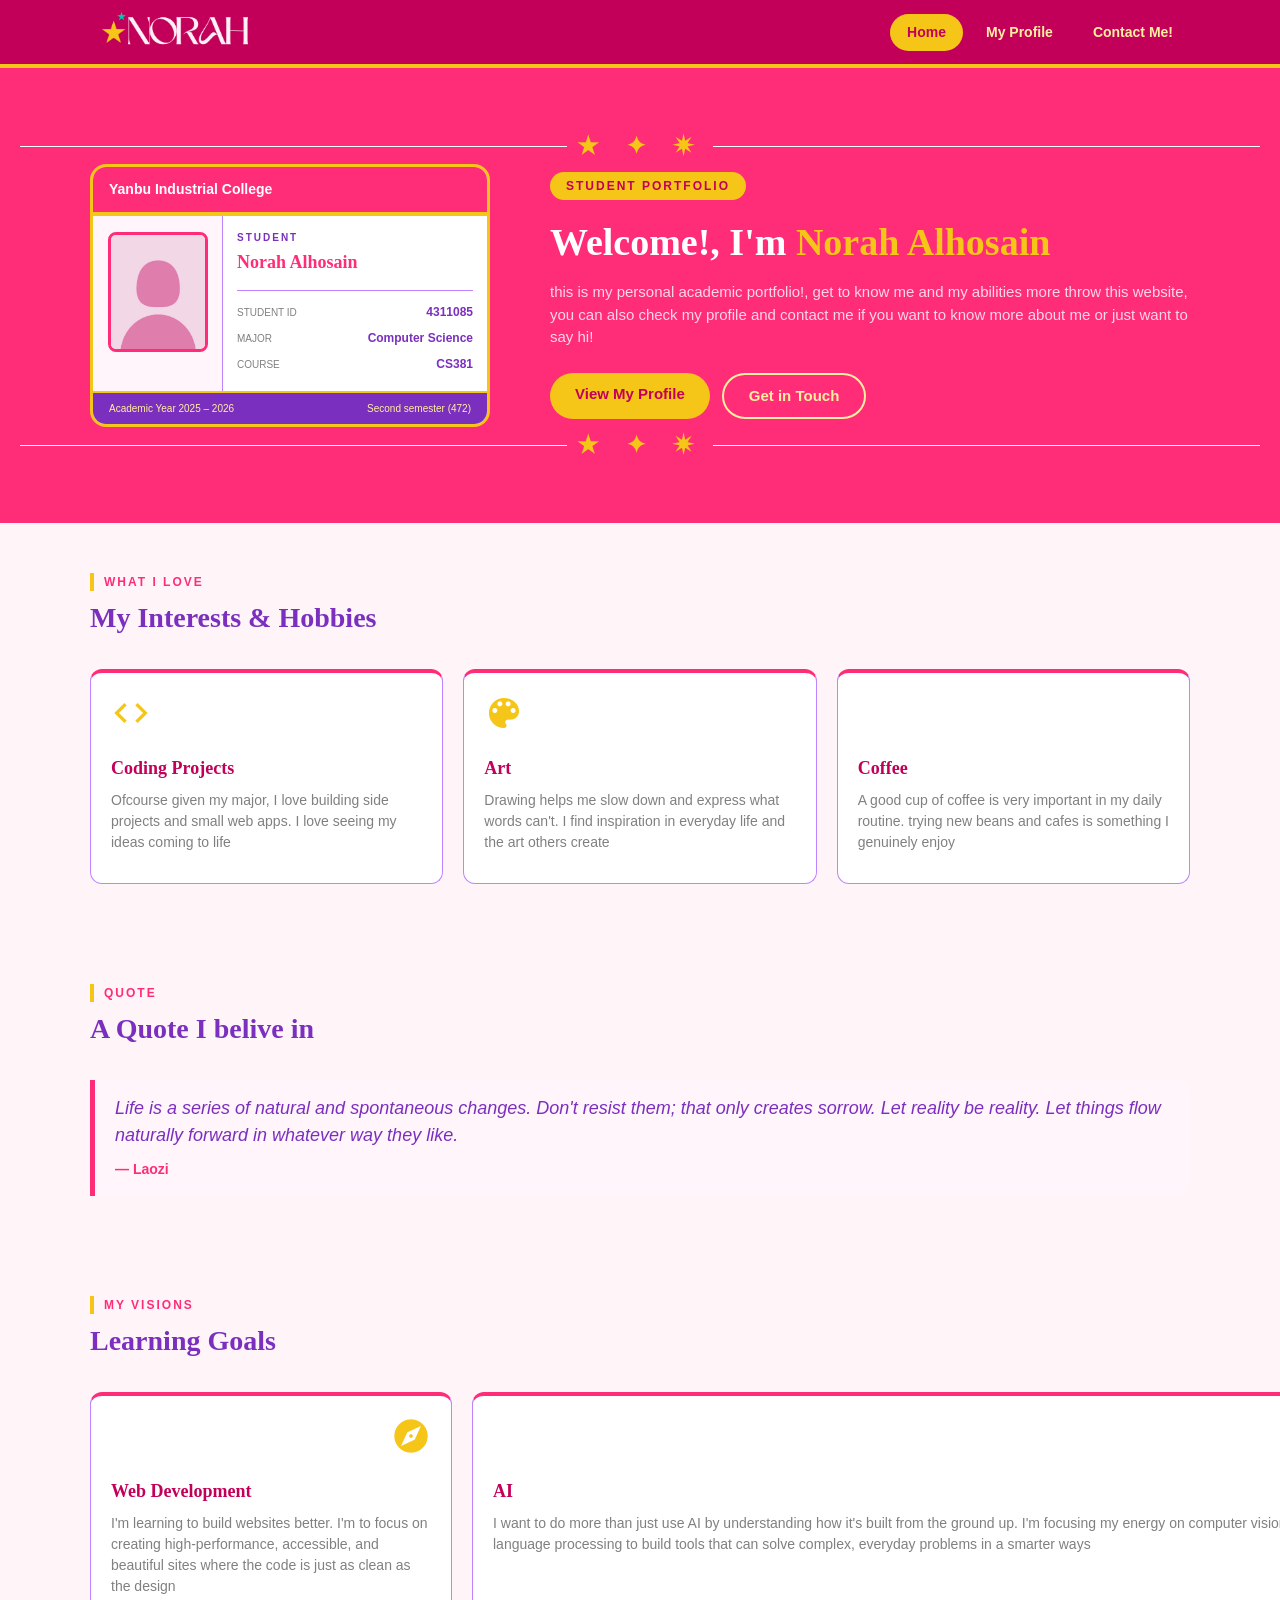
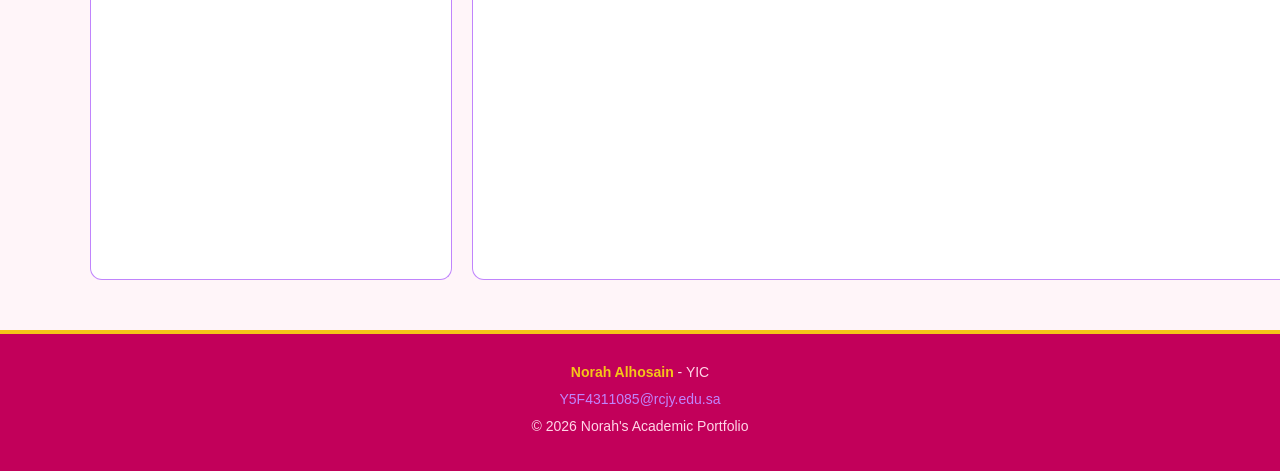
<file: index.html>
<!DOCTYPE html>
<head>
  <meta charset="UTF-8" name="viewport" content="width=device-width, initial-scale=1.0">
  <title>Home - Norah's Portfolio</title>
  <link rel="stylesheet" href="style.css">
  <link href="https://fonts.googleapis.com/icon?family=Material+Icons" rel="stylesheet">
</head>
<body>
 
  <a class="skip-link" href="#main">Skip to main content</a><!--Accesability so reader skip the heading and logo and dtuff-->
  
  <header role="banner">
    <nav class="navbar" aria-label="Main navigation">
      <div class="navInner">
        <a href="index.html" aria-label="Home Logo">
          <img src="Norah_Logo.png" alt="Norah's logo" height="50"></a> <!--had to put height here, w style only its large-->       
          
          <ul class="navLinks">
          <li><a href="index.html" class="active" aria-current="page">Home</a></li>
          <li><a href="profile.html">My Profile</a></li>
          <li><a href="contact.html">Contact Me!</a></li>
        </ul>
      </div>
    </nav>
  </header>
 
  <section class="hero" id="main" aria-labelledby="hero-heading"><!--hero = opening page in protofolio-->
  
    <div class="decor" aria-hidden="true">
      <div class="line"></div>
      <div class="stars">★ ✦ ✷</div>
      <div class="line"></div>
    </div>
 
    <div class="heroInner">
 
      <div class="id-card" aria-label="Norah's information card">
 
        <div class="id-card-header">
          <span class="id-card-YIC">Yanbu Industrial College</span><!--span = in line container -->
        </div>
 
        <div class="id-card-body">
 
          <div class="id-card-photo-col">
            <img src="Norah_4311085.jpg" alt="Norah Profile photo" class="id-card-photo">
          </div>
 
          <div class="id-card-info">
            <p class="id-card-role">STUDENT</p>
            <h1 class="id-card-name">Norah Alhosain</h1>
 
            <div class="id-card-line" aria-hidden="true"></div><!--true so screen reader doesn't read it-->
 
            <div class="id-card-row">
              <span class="id-field-label">STUDENT ID</span>
              <span class="id-field-value">4311085</span>
            </div>
            <div class="id-card-row">
              <span class="id-field-label">MAJOR</span>
              <span class="id-field-value">Computer Science</span>
            </div> 
            <div class="id-card-row">
              <span class="id-field-label">COURSE</span>
              <span class="id-field-value">CS381</span>
            </div>
          </div>
        </div>
 
        <div class="id-card-footer">
          <span>Academic Year 2025 – 2026</span>
          <span>Second semester (472)</span>
        </div>
      </div>
 
      <!-- Text next to the card -->
      <div class="heroText">
        <span class="heroTag">Student Portfolio</span>
        <h2 class="heroName" id="hero-heading">
          Welcome!, I'm <span>Norah Alhosain</span>
        </h2>
        <p class="heroDesc">
          this is my personal academic portfolio!, get to know me and my abilities more throw this website, you can also check my profile and contact me if you want to know more about me or just want to say hi! 
        </p>
        <div class="btn-group"><!-- buttons again other than the nav bar for accessibility -->
          <a href="profile.html" class="btn btn-primary">View My Profile</a>
          <a href="contact.html" class="btn btn-outline">Get in Touch</a>
        </div>
      </div>
    </div>
 
    <div class="decor" aria-hidden="true">
      <div class="line"></div>
      <div class="stars">★ ✦ ✷</div>
      <div class="line"></div>
    </div>
 
  </section>
 

  <section class="section" aria-labelledby="interests-heading">
    <div class="pageWrap">
      <p class="sectionTag">What I Love</p>
      <h2 class="sectionHeading" id="interests-heading">My Interests & Hobbies</h2>
 
      <div class="cardsRow" role="list">
        
        <article class="card" role="listitem">
          <div class="cardIcon" aria-hidden="true">
            <span class="material-icons">code</span>
          </div>
          <h3>Coding Projects</h3>
          <p>Ofcourse given my major, I love building side projects and small web apps. I love seeing my ideas coming to life</p>
        </article>
 
        <article class="card" role="listitem">
          <div class="cardIcon" aria-hidden="true">
            <span class="material-icons">palette</span>
          </div>
          <h3>Art</h3>
          <p>Drawing helps me slow down and express what words can't. I find inspiration in everyday life and the art others create</p>
        </article>
 
        <article class="card" role="listitem">
          <div class="cardIcon" aria-hidden="true">
            <span class="material-icons">coffee</span>
          </div>
          <h3>Coffee</h3>
          <p>A good cup of coffee is very important in my daily routine. trying new beans and cafes is something I genuinely enjoy</p>
        </article>
 
      </div>
    </div>
  </section>
 
  <section class="section" aria-labelledby="quote-heading">
    <div class="pageWrap">
      <p class="sectionTag">Quote</p>
      <h2 class="sectionHeading" id="quote-heading">A Quote I belive in</h2>
 
      <div class="quoteCard">
        <blockquote><!--blockquote = quote element-->
          Life is a series of natural and spontaneous changes. Don't resist them; that only creates sorrow. Let reality be reality. Let things flow naturally forward in whatever way they like.</blockquote>
        <cite>— Laozi</cite>
      </div>
    </div>
  </section>
 
  <section class="section" aria-labelledby="goals-heading">
    <div class="pageWrap">
      <p class="sectionTag">My visions</p>
      <h2 class="sectionHeading" id="goals-heading">Learning Goals</h2>
 
      <div class="cardsRow" role="list">
 
        <article class="card" role="listitem">
          <div class="cardIcon" aria-hidden="true">
            <span class="material-icons">travel_explore</span>
          </div>
          <h3>Web Development</h3>
          <p>I'm learning to build websites better. I'm to focus on creating high-performance, accessible, and beautiful sites where the code is just as clean as the design</p>
        </article>
 
        <article class="card" role="listitem">
          <div class="cardIcon" aria-hidden="true">
            <span class="material-icons">precision_manufacturing</span>
          </div>
          <h3>AI</h3>
          <p>I want to do more than just use AI by understanding how it's built from the ground up. I'm focusing my energy on computer vision and natural language processing to build tools that can solve complex, everyday problems in a smarter ways</p>
        </article>
 
        <article class="card" role="listitem">
          <div class="cardIcon" aria-hidden="true">
            <span class="material-icons">lock</span>
          </div>
          <h3>Cybersecurity</h3>
          <p>Understanding how to build secure systems is essential and extremmely important specially in web development. I want to learn ethical hacking and defensive security practices to create software that protects the users</p>
        </article>
 
      </div>
    </div>
  </section>
 
  <footer role="contentinfo">
    <div class="footerInner">
      <p><strong>Norah Alhosain</strong> - YIC</p>
      <p><a href="mailto:Y5F4311085@rcjy.edu.sa">Y5F4311085@rcjy.edu.sa</a></p>
      <p>&copy; 2026 Norah's Academic Portfolio</p><!--&copy; = that copyright circle -->
    </div>
  </footer>
 
</body>
</html>
</file>
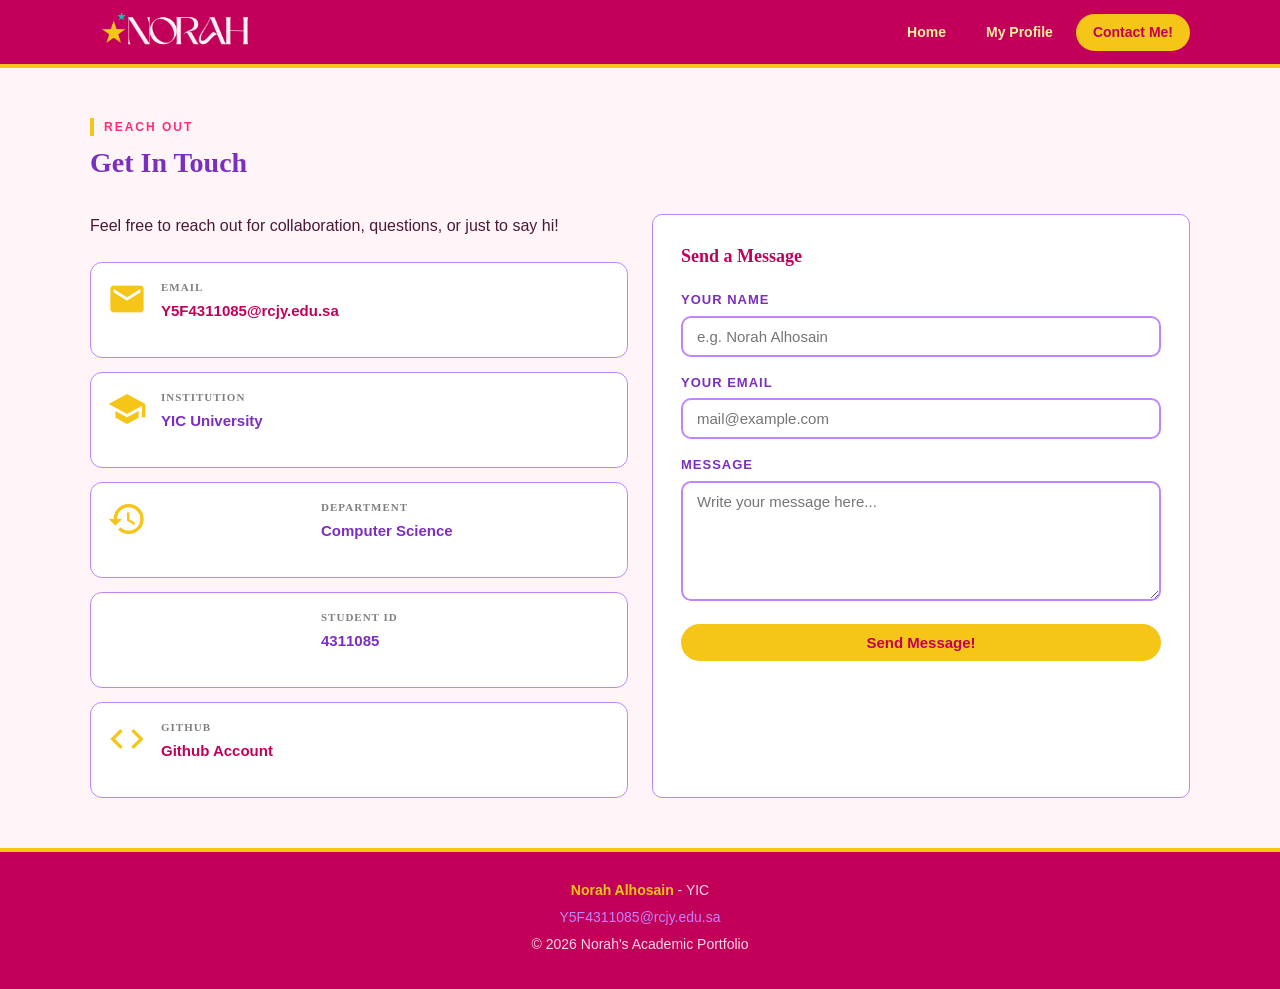
<file: contact.html>
<!DOCTYPE html>
<head>
  <meta charset="UTF-8" name="viewport" content="width=device-width, initial-scale=1.0">
  <title>Contact - Norah's Portfolio</title>
  <link rel="stylesheet" href="style.css">
  <link href="https://fonts.googleapis.com/icon?family=Material+Icons" rel="stylesheet">
</head>
<body>

  <a class="skip-link" href="#main">Skip to main content</a><!--Accesability so reader skip the heading and logo and dtuff-->
  
  <header role="banner">
    <nav class="navbar" aria-label="Main navigation">
      <div class="navInner">
        <a href="index.html" aria-label="Home Logo">
          <img src="Norah_Logo.png" alt="Norah's logo" height="50"></a> <!--had to put height here, w style only its large-->       
          
          <ul class="navLinks">
          <li><a href="index.html">Home</a></li>
          <li><a href="profile.html">My Profile</a></li>
          <li><a href="contact.html" class="active" aria-current="page">Contact Me!</a></li>
        </ul>
      </div>
    </nav>
  </header>

    <main id="main">
    <section class="section" aria-labelledby="contact-heading">
      <div class="pageWrap">
 
        <p class="sectionTag">Reach Out</p>
        <h1 class="sectionHeading" id="contact-heading">Get In Touch</h1>
 
        <div class="contactLayout">

          <div class="contactDetails" role="region" aria-label="Contact details">
 
            <p>Feel free to reach out for collaboration, questions, or just to say hi!</p>
 
            <div class="contactBox">
              <div class="cardIcon" aria-hidden="true">
                <span class="material-icons">mail</span>
              </div>
              <div class="contactText">
                <h4>Email</h4>
                <p><a href="mailto:Y5F4311085@rcjy.edu.sa">Y5F4311085@rcjy.edu.sa</a></p>
              </div>
            </div>
 
            <div class="contactBox">
              <div class="cardIcon" aria-hidden="true">
                <span class="material-icons">school</span>
              </div>
              <div class="contactText">
                <h4>Institution</h4>
                <p>YIC University</p>
              </div>
            </div>
 
            <div class="contactBox">
              <div class="cardIcon" aria-hidden="true">
                <span class="material-icons">history_edu</span>
              </div>
              <div class="contactText">
                <h4>Department</h4>
                <p>Computer Science</p>
              </div>
            </div>
 
            <div class="contactBox">
              <div class="cardIcon" aria-hidden="true">
                <span class="material-icons">badge</span>
              </div>
              <div class="contactText">
                <h4>Student ID</h4>
                <p>4311085</p>
              </div>
            </div>
 
            <div class="contactBox">
              <div class="cardIcon" aria-hidden="true">
                <span class="material-icons">code</span>
              </div>
              <div class="contactText">
                <h4>GitHub</h4>
                <p><a href="https://github.com/Anori-s">Github Account</a></p>
              </div>
            </div>
 
          </div>
 
          <div class="messageBox" role="region" aria-label="Contact form">
            <h3>Send a Message</h3>
 
            <form method="get" action="mailto:Y5F4311085@rcjy.edu.sa" aria-label="Contact form">
 
              <div class="fieldWrap">
                <label for="name">Your Name</label>
                <input type="text" id="name" name="name" placeholder="e.g. Norah Alhosain" required aria-required="true">
              </div>
 
              <div class="fieldWrap">
                <label for="email">Your Email</label>
                <input type="email" id="email" name="email" placeholder="mail@example.com" required aria-required="true">
              </div>
 
              <div class="fieldWrap">
                <label for="message">Message</label>
                <textarea id="message" name="body" placeholder="Write your message here..." required aria-required="true"></textarea>
              </div>
 
              <button type="submit" class="btn btn-primary" style="width: 100%;">
                Send Message!
              </button>
 
            </form>
          </div>
 
        </div>
      </div>
    </section>
  </main>
 

  <footer role="contentinfo">
    <div class="footerInner">
      <p><strong>Norah Alhosain</strong> - YIC</p>
      <p><a href="mailto:Y5F4311085@rcjy.edu.sa">Y5F4311085@rcjy.edu.sa</a></p>
      <p>&copy; 2026 Norah's Academic Portfolio</p><!--&copy; = that copyright circle -->
    </div>
  </footer>

</body>
</html>
</file>
<file: style.css>
* {
    margin: 0;
    padding: 0;
    box-sizing: border-box;
}

body {
    font-family: 'Century Gothic', Tahoma, sans-serif;
    font-size: 16px;
    line-height: 1.5;
}

img {
    max-width: 100%;
    display: block;
}

a {
    color: #C2005A;
    text-decoration: none;
}

a:hover {
    text-decoration: underline;
    color: #7B2FBE;
}

h1 { font-family: Georgia, 'Palatino Linotype', serif; font-size: 36px; color: #C2005A; margin-bottom: 10px; }
h2 { font-family: Georgia, 'Palatino Linotype', serif; font-size: 26px; color: #7B2FBE; margin-bottom: 10px; }
h3 { font-family: Georgia, 'Palatino Linotype', serif; font-size: 18px; color: #C2005A; margin-bottom: 8px; }
h4 { font-family: Georgia, 'Palatino Linotype', serif; font-size: 15px; color: #7B2FBE; margin-bottom: 4px; }

p {
    margin-bottom: 10px;
    color: #4a1a35;
}


.navbar {
    background-color: #C2005A;
    border-bottom: 4px solid #F5C518;
    padding: 0 20px;
}

.navInner {
    max-width: 1100px;
    margin: 0 auto;
    display: flex;
    align-items: center;
    justify-content: space-between;
    height: 64px;
}

.navLinks {
    list-style: none;
    display: flex;
    gap: 6px;
}

.navLinks a {
    display: block;
    padding: 7px 16px;
    border-radius: 20px;
    color: #FFF0A0;
    font-weight: bold;
    font-size: 14px;
    text-decoration: none;
    border: 1.5px solid transparent;
}

.navLinks a:hover,
.navLinks a.active {
    background-color: #F5C518;
    color: #C2005A;
    text-decoration: none;
}

.skip-link {
    position: absolute;
    top: -50px; /*out of sight*/
    left: 10px;
    background-color: #F5C518;
    color: #C2005A;
    padding: 8px 16px;
    font-weight: bold;
    border-radius: 20px;
}

.skip-link:focus {
    top: 10px;/* user activates reader= show*/
}

.decor {
    display: flex;
    align-items: center;
    justify-content: center;
    margin-top: 0px;
    gap: 10px;
}

.decor .line {
    height: 1px;
    flex-grow: 1;
    background: white;
}

.decor .stars {
    color: #F5C518;
    letter-spacing: 10px;
    font-size: 1.5rem;
    font-weight: bold;
}

.id-card {
    width: 400px;
    background-color: white;
    border-radius: 16px;
    border: 3px solid #F5C518;
    overflow: hidden;/* if too big to fit, cut off*/
flex-shrink: 0;
    margin-right: 40px;
    max-width: 100%;
}

.id-card-header {
    background-color: #FF2D78;
    border-bottom: 4px solid #F5C518;
    padding: 12px 16px;
    display: flex;
    align-items: center;
}

.id-card-YIC {
    color: white;
    font-size: 14px;
    font-weight: bold;
}
.id-card-body {
display: flex;
}

.id-card-photo-col {
    background-color: #fff5fb;
    border-right: 1px solid #C084FC;
    padding: 16px 12px;
    display: flex;
    flex-direction: column;
    align-items: center;
    gap: 12px;
    width: 130px;
    flex-shrink: 0;/*don't shrink in small screens*/
}

.id-card-photo {
    width: 100px;
    height: 120px;
    object-fit: cover;
    border: 3px solid #FF2D78;
    border-radius: 8px;
}

.id-card-info {
    padding: 14px;
  flex: 1;
    display: flex;
    flex-direction: column;
    gap: 4px;
}

.id-card-role {
    font-size: 10px;
    font-weight: bold;
    letter-spacing: 2px;
    color: #7B2FBE;
    margin: 0;
}

.id-card-name {
    font-size: 18px;
    color: #FF2D78;
    margin: 0 0 2px;
    line-height: 1.5;
}

.id-card-line {
    height: 1px;
    background-color: #C084FC;
    margin: 8px 0;
}

.id-card-row {
    display: flex;
    justify-content: space-between;
    align-items: center;
    margin-bottom: 4px;
}

.id-field-label {
    font-size: 10px;
    color: gray;
}

.id-field-value {
    font-size: 12px;
    color: #7B2FBE;
    font-weight: bold;
    text-align: right;
}

.id-card-footer {
    background-color: #7B2FBE;
    border-top: 2px solid #F5C518;
    padding: 8px 16px;
    display: flex;
    justify-content: space-between;
}

.id-card-footer span {
    color: #FFF0A0;
    font-size: 10px;
}


.hero {
    background-color: #FF2D78;
    padding: 60px 20px;
    width: 100%;
    box-sizing: border-box;
}

.heroInner {
    max-width: 1100px;
    margin: 0 auto;
    display: flex;
    align-items: center;
    gap: 20px;
    flex-wrap: wrap;
}

.heroText {
    flex: 1;
    min-width: 250px;
}

.heroTag {
    display: inline-block;
    background-color: #F5C518;
    color: #C2005A;
    font-size: 12px;
    font-weight: bold;
    text-transform: uppercase;
    letter-spacing: 2px;
    padding: 5px 16px;
    border-radius: 20px;
    margin-bottom: 14px;
}

.heroName {
    font-size: 38px;
    color: white;
    margin-bottom: 10px;
}

.heroName span {
    color: #F5C518;
}

.heroDesc {
    color: #FFD6E8;
    font-size: 15px;
    margin-bottom: 24px;
}
.btn-group {
    display: flex;
    gap: 12px;
    flex-wrap: wrap;
}

.btn {
    display: inline-block;
    padding: 10px 25px;
    border-radius: 25px;
    font-size: 15px;
    font-weight: bold;
    text-decoration: none;
    border: none;
    cursor: pointer;/*cursor style change to hand when hover*/
}

.btn:hover {
    opacity: 0.85;
    text-decoration: none;
}

.btn-primary {
    background-color: #F5C518;
    color: #C2005A;
}
.btn-outline {
    background-color: transparent;
    color: #FFF0A0;
    border: 2px solid #FFF0A0;
}

.section {
    padding: 50px 20px;
    background-color: #FFF5F9;
}

.pageWrap {
    max-width: 1100px;
    margin: 0 auto;
}

.sectionTag {
    font-size: 12px;
    font-weight: bold;
    letter-spacing: 2px;
    text-transform: uppercase;
    color: #FF2D78;
    margin-bottom: 6px;
    border-left: 4px solid #F5C518;
    padding-left: 10px;
}

.sectionHeading {
    font-size: 28px;
    color: #7B2FBE;
    margin-bottom: 30px;
}


.cardsRow {
    display: grid;
    grid-template-columns: 1fr;/*single column, 1fr = 1 fraction,all available space*/
    gap: 20px;
}

.card {
    background-color: white;
    border-radius: 12px;
    padding: 20px;
    border: 1px solid #C084FC;
    border-top: 4px solid #FF2D78;
    transition: border-color 0.2s, transform 0.2s;  
}

.card:hover {
    border-top-color: #F5C518;
    transform: translateY(-3px); 
}

.cardIcon {
    font-size: 28px;
    margin-bottom: 10px;
}

.cardIcon .material-icons {
    font-size: 40px; color: #F5C518;
}

.card p {
    color: grey;
    font-size: 14px;
}

.quoteCard {
    background-color: #fff5fb;
    border-left: 5px solid #FF2D78;
    border-radius: 0 12px 12px 0;
    padding: 15px 20px;
}

.quoteCard blockquote {
    font-size: 18px;
    font-style: italic;
    color: #7B2FBE;
    margin-bottom: 8px;
}

.quoteCard cite {
    font-size: 14px;
    color: #FF2D78;
    font-weight: bold;
    font-style: normal;
}


footer {
    background-color: #C2005A;
    border-top: 4px solid #F5C518;
    padding: 28px 20px;
    text-align: center;
    width: 100%;
    box-sizing: border-box;
}

.footerInner {
    max-width: 1100px;
    margin: 0 auto;
}

footer p {
    color: #FFD6E8;
    font-size: 14px;
    margin-bottom: 6px;
}

footer strong { color: #F5C518;}
footer a { color: #C084FC; }

.profileLayout {
    display: grid;
    grid-template-columns: 1fr;
    gap: 25px;
}

.sidePanel {
    display: flex;
    flex-direction: column;
    gap: 15px;
}

.myPhoto {
    width: 140px;
    height: 140px;
    object-fit: cover;
    border-radius: 50%;
    margin: 0 auto 15px;
}

.miniCard {
    background-color: white;
    border-radius: 12px;
    padding: 20px;
    border: 1px solid #C084FC;
}

.miniCard h3 {
    font-size: 10px;
    text-transform: uppercase;
    letter-spacing: 1.5px;
    color: #FF2D78;
    margin-bottom: 12px;
}

.detailRow {
    display: flex;
    justify-content: space-between;
    padding: 8px 0;
    border-bottom: 1px solid #C084FC;
    font-size: 14px;
}

.detailRow:last-child {
    border-bottom: none;
}

.detailRow .label {
    color: grey;
}

.detailRow .value {
    color: #7B2FBE;
    font-weight: bold;
}

.mainPanel {
    display: flex;
    flex-direction: column;
    gap: 16px;
}

.infoBlock {
    background-color: white;
    border-radius: 12px;
    padding: 22px;
    border: 1px solid #C084FC;
}

.infoBlock h3 {
    border-bottom: 2px solid #FF2D78;
    padding-bottom: 8px;
    margin-bottom: 12px;
    font-size: 16px;
}

.infoBlock p {
    color: grey;
    line-height: 1.5;
    font-size: 15px;
}
.timeline {
    display: flex;
    flex-direction: column;
    gap: 16px;
    margin-top: 8px;
}

.timelineEntry {
    display: flex;
    gap: 14px;
}

.dot {
    width: 10px;
    height: 10px;
    border-radius: 50%;
    background-color: #FF2D78;
    flex-shrink: 0;
    margin-top: 4px;
}

.timelineEntry h4 {
    font-size: 15px;
    margin-bottom: 3px;
}

.timelineEntry p {
    color: grey;
    font-size: 13px;
    margin: 0;
}

.year {
    display: inline-block;
    background-color: #F5C518;
    color: #C2005A;
    font-size: 12px;
    font-weight: bold;
    padding: 2px 10px;
    border-radius: 10px;
    margin-bottom: 4px;
}

.skillBar { margin-bottom: 12px; }

.skillLabel {
    display: flex;
    justify-content: space-between;
    font-size: 13px;
    color: grey;
    margin-bottom: 5px;
}

.bar-bg {
    background-color: #f0d6f5;
    border-radius: 4px;
    height: 8px;
overflow: hidden;
}

.bar {
    height: 100%;
    border-radius: 4px;
    background-color: #FF2D78;
}
.certsGrid {
    display: grid;
    grid-template-columns: repeat(2, 1fr); /*2 equal columns */
    gap: 15px;
    margin-top: 10px;
}

.certCard {
    margin: 0;
    border-radius: 10px;
    overflow: hidden;
    border: 2px solid #C084FC;
    background-color: #fff5fb;
    transition: border-color 0.2s, transform 0.2s;/*trans for hover effect*/
}

.certCard:hover {
    border-color: #FF2D78;
    transform: translateY(-3px); /*rise up*/
}
.certCard img {
    width: 100%;
    height: 160px;
    object-fit: cover;/*fill container w/o looking weird*/
    display: block;
}

.certCard .certName {
    padding: 8px 12px;
    font-size: 13px;
    font-weight: bold;
    color: #7B2FBE;
    text-align: center;
border-top: 1px solid #f0d6f5;
}

.contactLayout {
    display: grid;
    grid-template-columns: 1fr;
    gap: 24px;
}
.contactDetails {
    display: flex;
    flex-direction: column;
    gap: 14px;
}

.contactBox {
    display: flex;
    align-items: flex-start;/*align items to top not center*/
    gap: 14px;
    background-color: white;
    border-radius: 12px;
    padding: 16px;
    border: 1px solid #C084FC;
    transition: border-color 0.2s, transform 0.2s;/*trans for hover effect*/
}

.contactBox:hover {
     border-color: #FF2D78;
    transform: translateY(-3px); /*rise up*/
}

.contactText h4 {
    font-size: 11px;
    text-transform: uppercase;
    letter-spacing: 1px;
    color: grey;
    margin-bottom: 4px;
}

.contactText p {
    color: #7B2FBE;
    font-weight: bold;
    font-size: 15px;
    margin: 0;
}

.contactText a {
    color: #C2005A;
    font-weight: bold;
}

.messageBox {
    background-color: white;
    border-radius: 10px;
    padding: 28px;
    border: 1px solid #C084FC;
}

.messageBox h3 { margin-bottom: 20px;}
.fieldWrap { margin-bottom: 16px;}

.fieldWrap label {
    display: block;
    font-size: 13px;
    font-weight: bold;
    text-transform: uppercase;
    letter-spacing: 1px;
    color: #7B2FBE;
 margin-bottom: 6px;
}

.fieldWrap input,
.fieldWrap textarea {
    width: 100%;
    background-color: white;
    border: 2px solid #C084FC;
    border-radius: 10px;
    padding: 10px 14px;
    font-family: 'Century Gothic', Tahoma, sans-serif;
    font-size: 15px;
    resize: vertical;/*only vertical pull/resize*/
}

.fieldWrap input:focus,
.fieldWrap textarea:focus {
    outline: none;
    border-color: #FF2D78;
    background-color: #fff5fb;
}

.fieldWrap textarea {min-height: 120px;}

@media (min-width: 600px) {
    .cardsRow {
        grid-template-columns: repeat(2, 1fr);
    }

    .certsGrid {
        grid-template-columns: repeat(3, 1fr);
    }
}

@media (min-width: 900px) {
    .cardsRow {
        grid-template-columns: repeat(3, 1fr);
    }

    .heroInner {
        flex-wrap: nowrap;/*keep in one line*/
    }

    .profileLayout {
        grid-template-columns: 280px 1fr;
    }

    .contactLayout {
        grid-template-columns: 1fr 1fr;
    }

    h1 {
        font-size: 44px;
    }

    h2 {
        font-size: 30px;
    }
}
</file>
